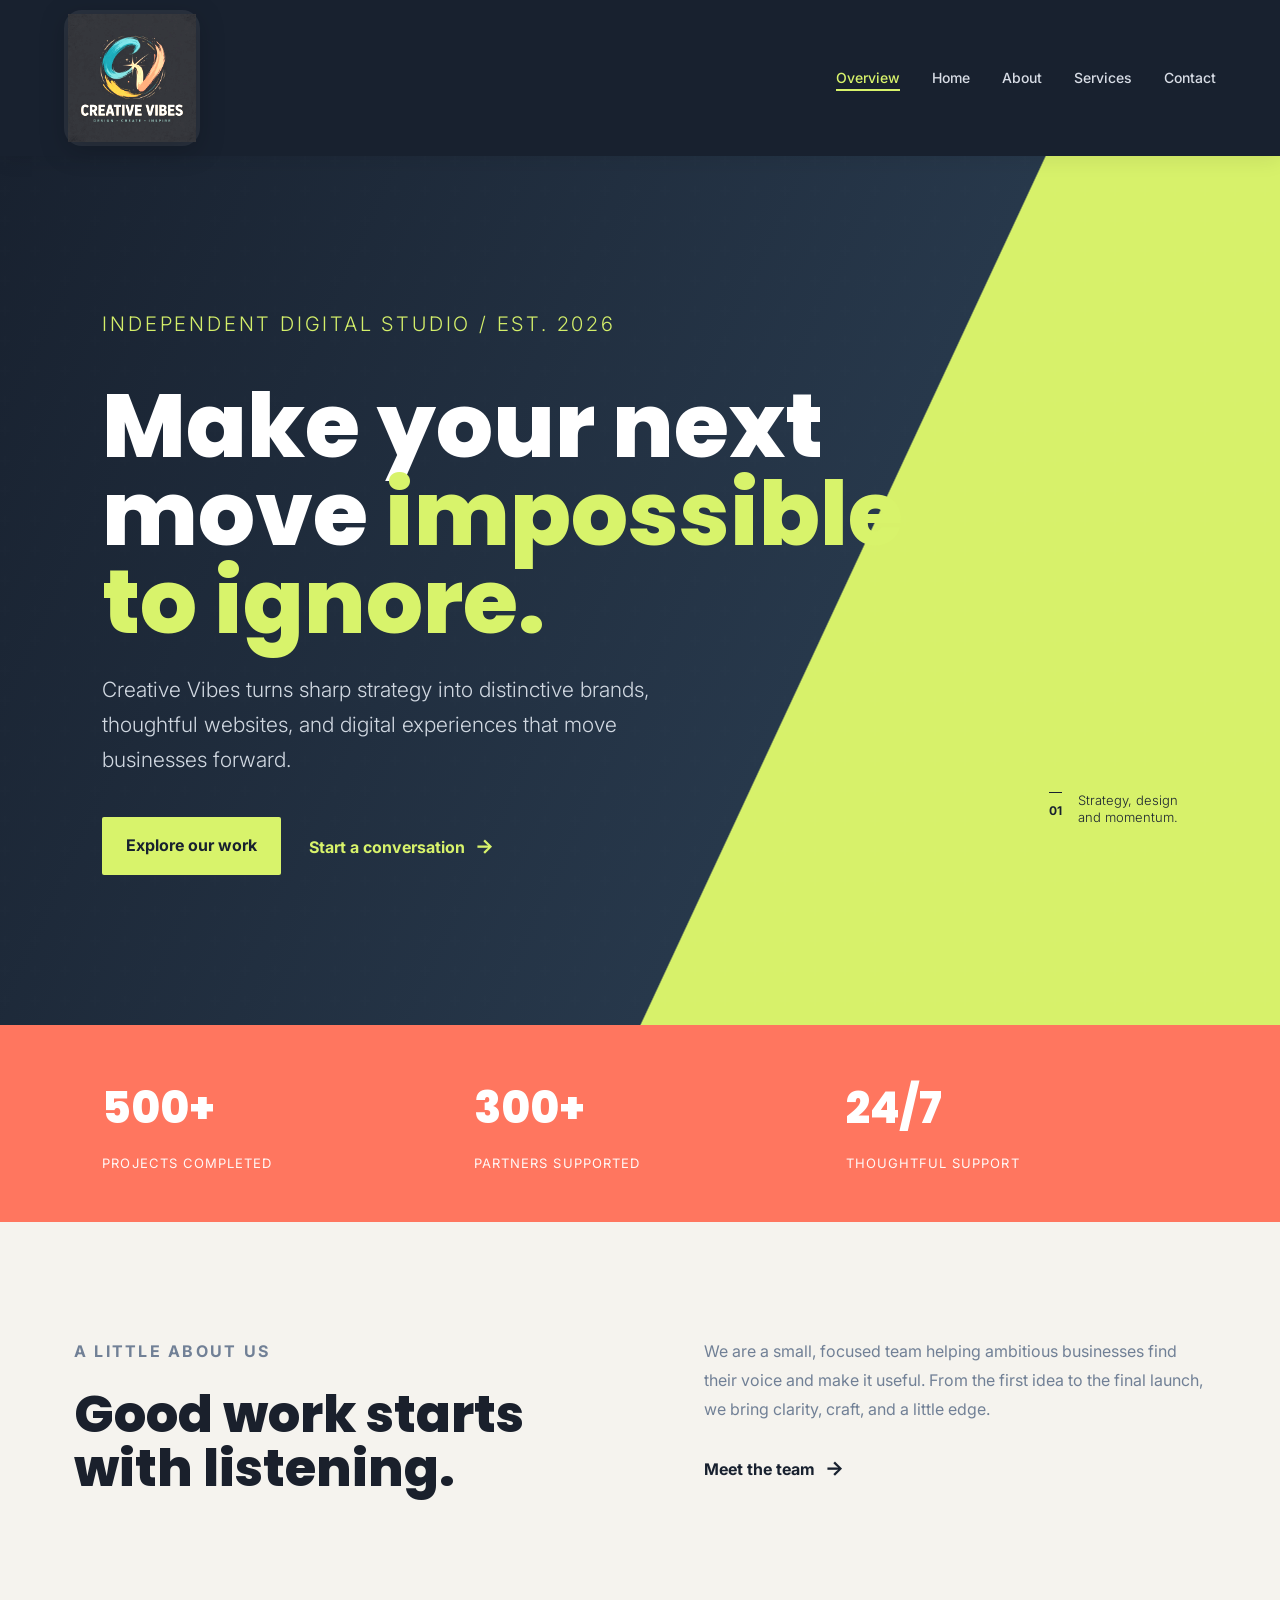
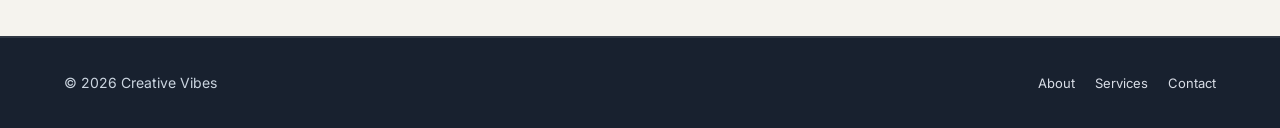
<file: index.html>
<!doctype html>
<html lang="en">
  <head>
    <meta charset="UTF-8" />
    <meta name="viewport" content="width=device-width, initial-scale=1.0" />
    <meta
      name="description"
      content="Creative Vibes creates memorable brands and digital experiences for ambitious businesses."
    />
    <meta name="theme-color" content="#111827" />
    <title>Creative Vibes | Digital experiences with a point of view</title>
    <link rel="stylesheet" href="style.css" />
  </head>
  <body>
    <header>
      <a class="header-brand" href="index.html" aria-label="Creative Vibes home"
        ><img src="IMAGE/logo.png.jpeg" alt="Creative Vibes"
      /></a>
      <nav aria-label="Primary navigation">
        <ul class="nav-links">
          <li><a class="active" href="index.html">Overview</a></li>
          <li><a href="home.html">Home</a></li>
          <li><a href="about.html">About</a></li>
          <li><a href="services.html">Services</a></li>
          <li><a href="contact.html">Contact</a></li>
        </ul>
      </nav>
    </header>
    <main>
      <section class="hero overview-hero">
        <div class="hero-content">
          <p class="eyebrow">Independent digital studio / Est. 2026</p>
          <h1>Make your next move <em>impossible to ignore.</em></h1>
          <p>
            Creative Vibes turns sharp strategy into distinctive brands,
            thoughtful websites, and digital experiences that move businesses
            forward.
          </p>
          <div class="hero-actions">
            <a class="button" href="services.html">Explore our work</a
            ><a class="text-link" href="contact.html"
              >Start a conversation <span aria-hidden="true">&#8594;</span></a
            >
          </div>
        </div>
        <div class="hero-note">
          <span>01</span>
          <p>Strategy, design<br />and momentum.</p>
        </div>
      </section>
      <section class="stats">
        <div>
          <h2>500+</h2>
          <p>Projects completed</p>
        </div>
        <div>
          <h2>300+</h2>
          <p>Partners supported</p>
        </div>
        <div>
          <h2>24/7</h2>
          <p>Thoughtful support</p>
        </div>
      </section>
      <section class="split-section section">
        <div>
          <p class="eyebrow">A little about us</p>
          <h2>Good work starts with listening.</h2>
        </div>
        <div>
          <p>
            We are a small, focused team helping ambitious businesses find their
            voice and make it useful. From the first idea to the final launch,
            we bring clarity, craft, and a little edge.
          </p>
          <a class="text-link dark-link" href="about.html"
            >Meet the team <span aria-hidden="true">&#8594;</span></a
          >
        </div>
      </section>
    </main>
    <footer>
      <p>&copy; 2026 Creative Vibes</p>
      <div>
        <a href="about.html">About</a><a href="services.html">Services</a
        ><a href="contact.html">Contact</a>
      </div>
    </footer>
    <script src="script.js"></script>
  </body>
</html>
</file>
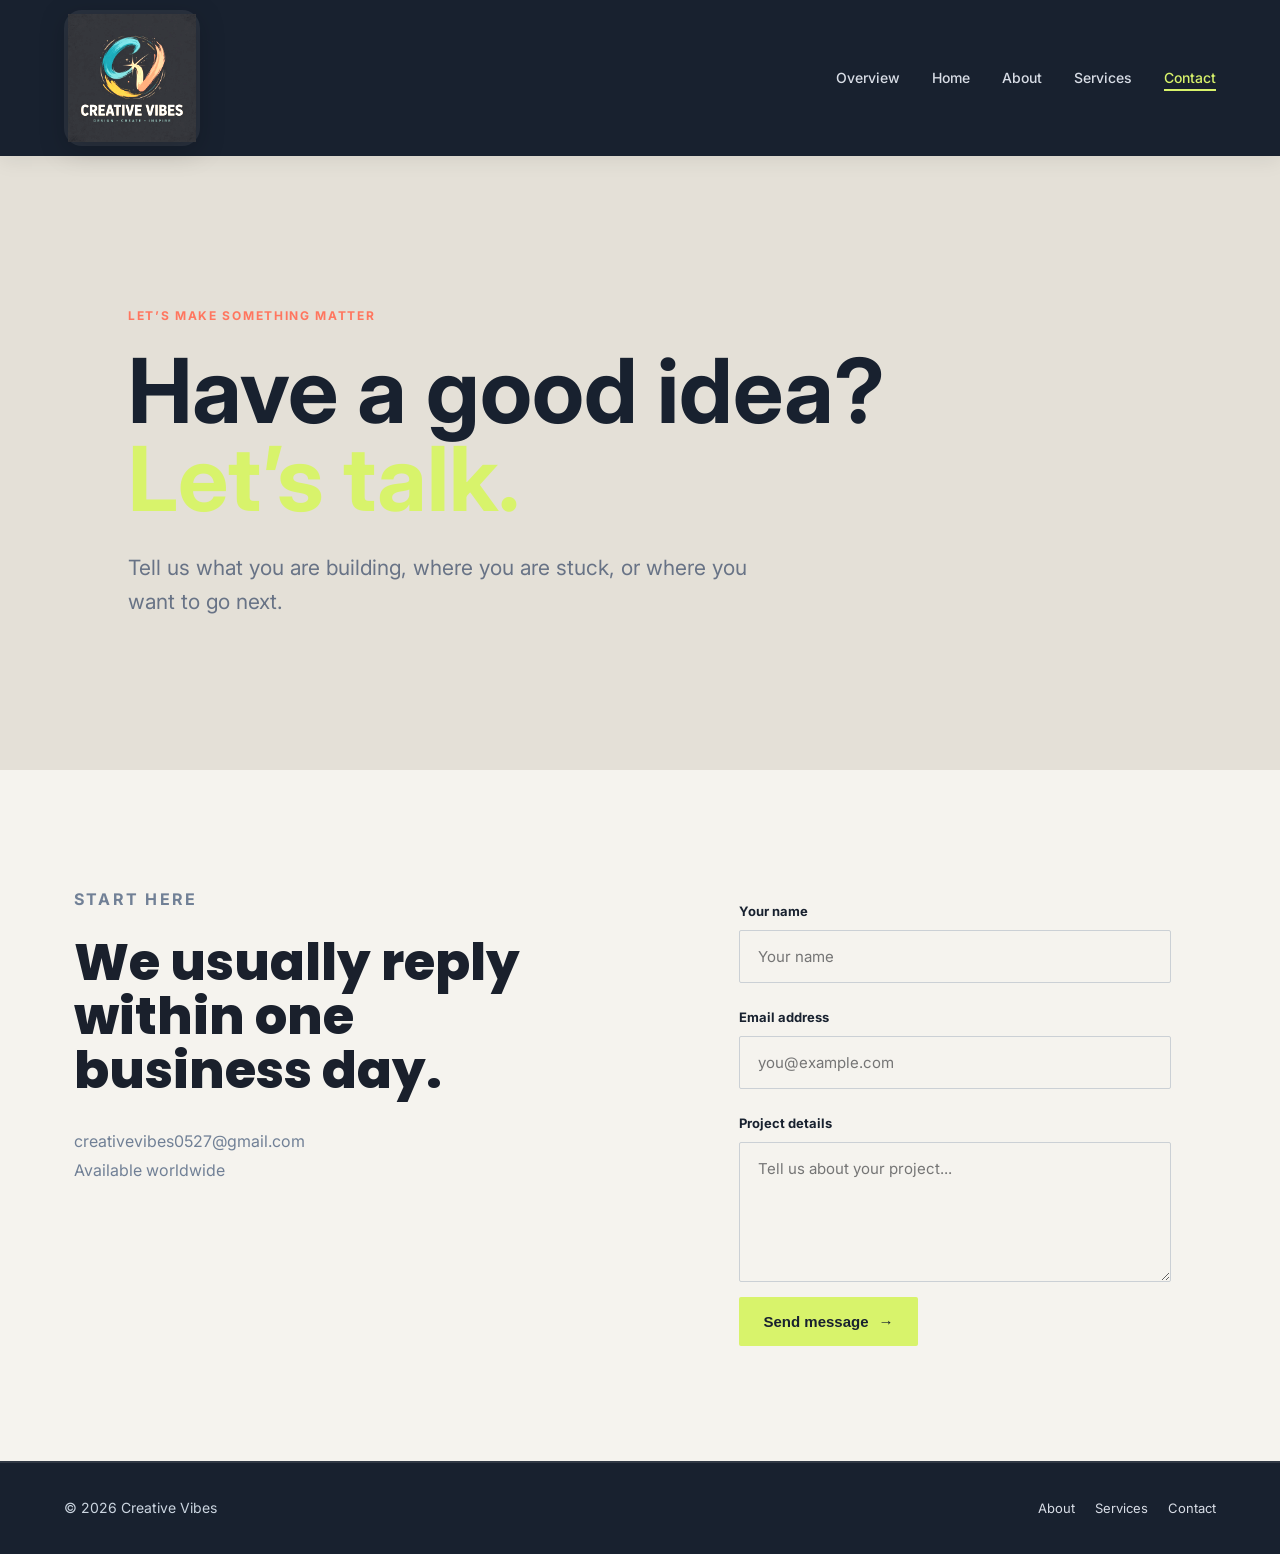
<file: contact.html>
<!doctype html>
<html lang="en">
  <head>
    <meta charset="UTF-8" />
    <meta name="viewport" content="width=device-width, initial-scale=1.0" />
    <meta
      name="description"
      content="Contact Creative Vibes about your next digital project."
    />
    <title>Contact | Creative Vibes</title>
    <link rel="stylesheet" href="style.css" />
  </head>
  <body>
    <header>
      <a
        class="header-brand"
        href="index.html"
        aria-label="Creative Vibes overview"
        ><img src="IMAGE/logo.png.jpeg" alt="Creative Vibes"
      /></a>
      <nav aria-label="Primary navigation">
        <ul class="nav-links">
          <li><a href="index.html">Overview</a></li>
          <li><a href="home.html">Home</a></li>
          <li><a href="about.html">About</a></li>
          <li><a href="services.html">Services</a></li>
          <li><a class="active" href="contact.html">Contact</a></li>
        </ul>
      </nav>
    </header>
    <main>
      <section class="page-hero page-hero-light contact-hero">
        <p class="eyebrow">Let’s make something matter</p>
        <h1>Have a good idea?<br /><em>Let’s talk.</em></h1>
        <p>
          Tell us what you are building, where you are stuck, or where you want
          to go next.
        </p>
      </section>
      <section class="section contact-layout">
        <div>
          <p class="eyebrow">Start here</p>
          <h2>We usually reply within one business day.</h2>
          <p class="contact-detail">
            creativevibes0527@gmail.com<br />Available worldwide
          </p>
        </div>
        <form>
          <label for="name">Your name</label
          ><input
            id="name"
            type="text"
            placeholder="Your name"
            required
          /><label for="email">Email address</label
          ><input
            id="email"
            type="email"
            placeholder="you@example.com"
            required
          /><label for="message">Project details</label
          ><textarea
            id="message"
            placeholder="Tell us about your project..."
          ></textarea
          ><button type="submit">
            Send message <span aria-hidden="true">&#8594;</span>
          </button>
        </form>
      </section>
    </main>
    <footer>
      <p>&copy; 2026 Creative Vibes</p>
      <div>
        <a href="about.html">About</a><a href="services.html">Services</a
        ><a href="contact.html">Contact</a>
      </div>
    </footer>
    <script src="script.js"></script>
  </body>
</html>
</file>
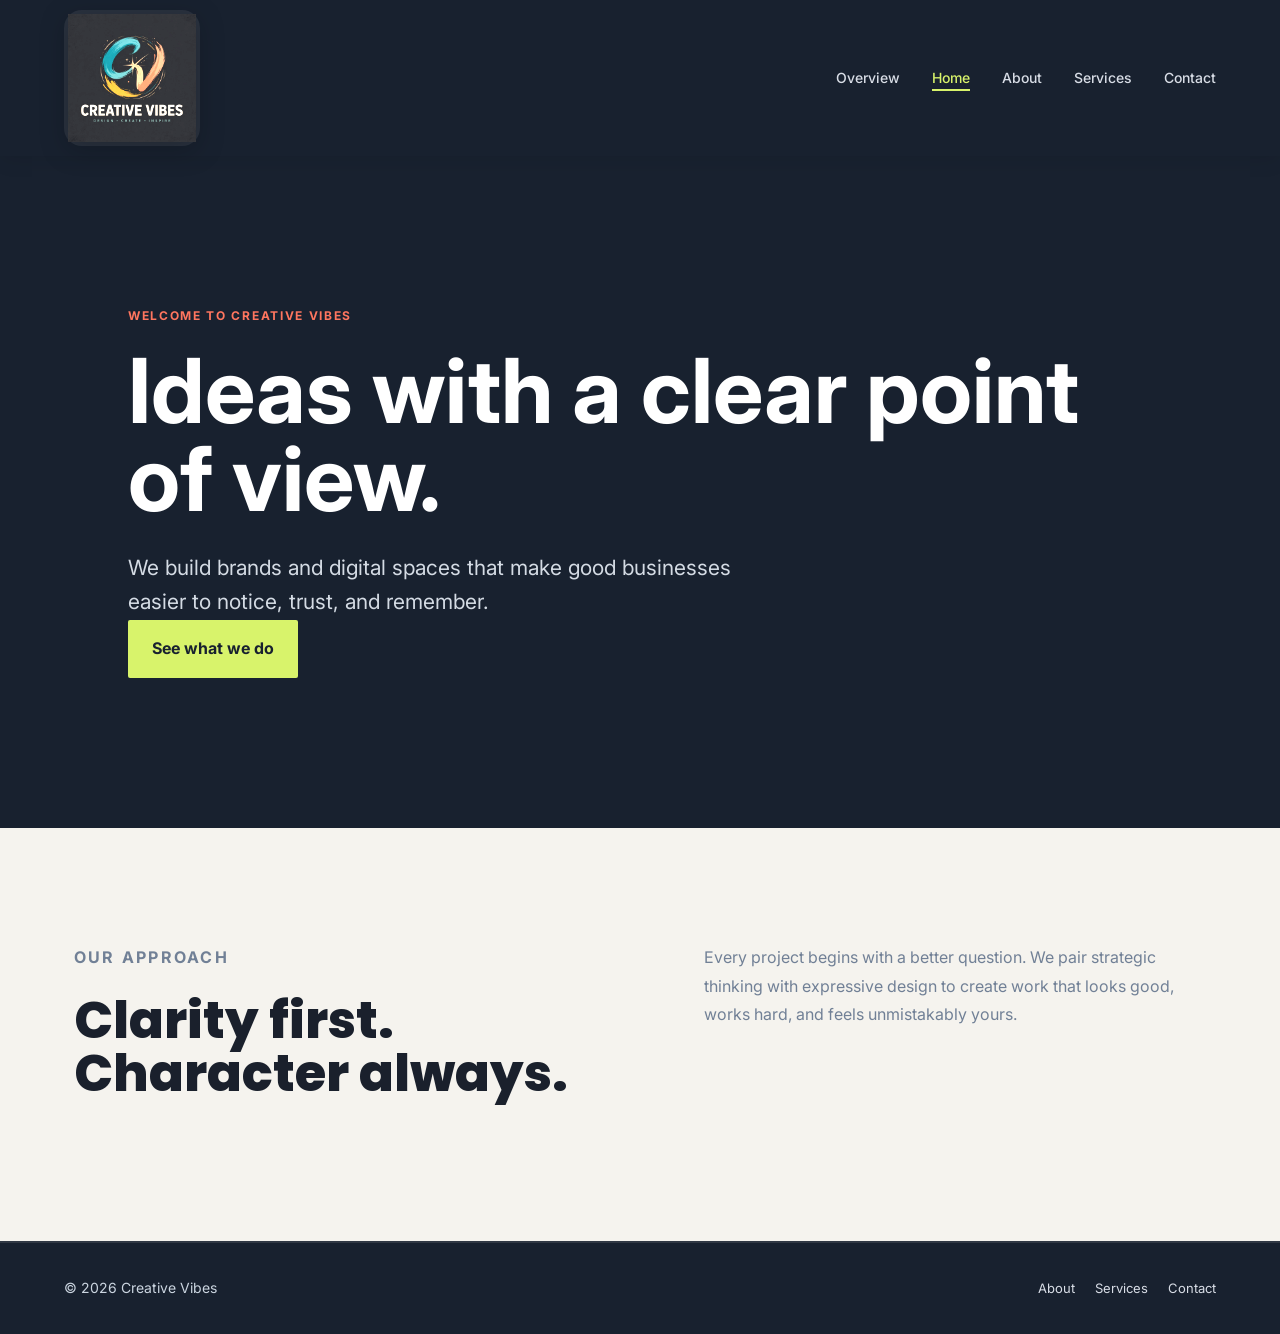
<file: home.html>
<!doctype html>
<html lang="en">
  <head>
    <meta charset="UTF-8" />
    <meta name="viewport" content="width=device-width, initial-scale=1.0" />
    <meta name="description" content="The Creative Vibes home page." />
    <title>Home | Creative Vibes</title>
    <link rel="stylesheet" href="style.css" />
  </head>
  <body>
    <header>
      <a
        class="header-brand"
        href="index.html"
        aria-label="Creative Vibes overview"
        ><img src="IMAGE/logo.png.jpeg" alt="Creative Vibes"
      /></a>
      <nav aria-label="Primary navigation">
        <ul class="nav-links">
          <li><a href="index.html">Overview</a></li>
          <li><a class="active" href="home.html">Home</a></li>
          <li><a href="about.html">About</a></li>
          <li><a href="services.html">Services</a></li>
          <li><a href="contact.html">Contact</a></li>
        </ul>
      </nav>
    </header>
    <main>
      <section class="page-hero">
        <p class="eyebrow">Welcome to Creative Vibes</p>
        <h1>Ideas with a clear point of view.</h1>
        <p>
          We build brands and digital spaces that make good businesses easier to
          notice, trust, and remember.
        </p>
        <a class="button" href="services.html">See what we do</a>
      </section>
      <section class="section intro-grid">
        <div>
          <p class="eyebrow">Our approach</p>
          <h2>Clarity first.<br />Character always.</h2>
        </div>
        <p>
          Every project begins with a better question. We pair strategic
          thinking with expressive design to create work that looks good, works
          hard, and feels unmistakably yours.
        </p>
      </section>
    </main>
    <footer>
      <p>&copy; 2026 Creative Vibes</p>
      <div>
        <a href="about.html">About</a><a href="services.html">Services</a
        ><a href="contact.html">Contact</a>
      </div>
    </footer>
    <script src="script.js"></script>
  </body>
</html>
</file>
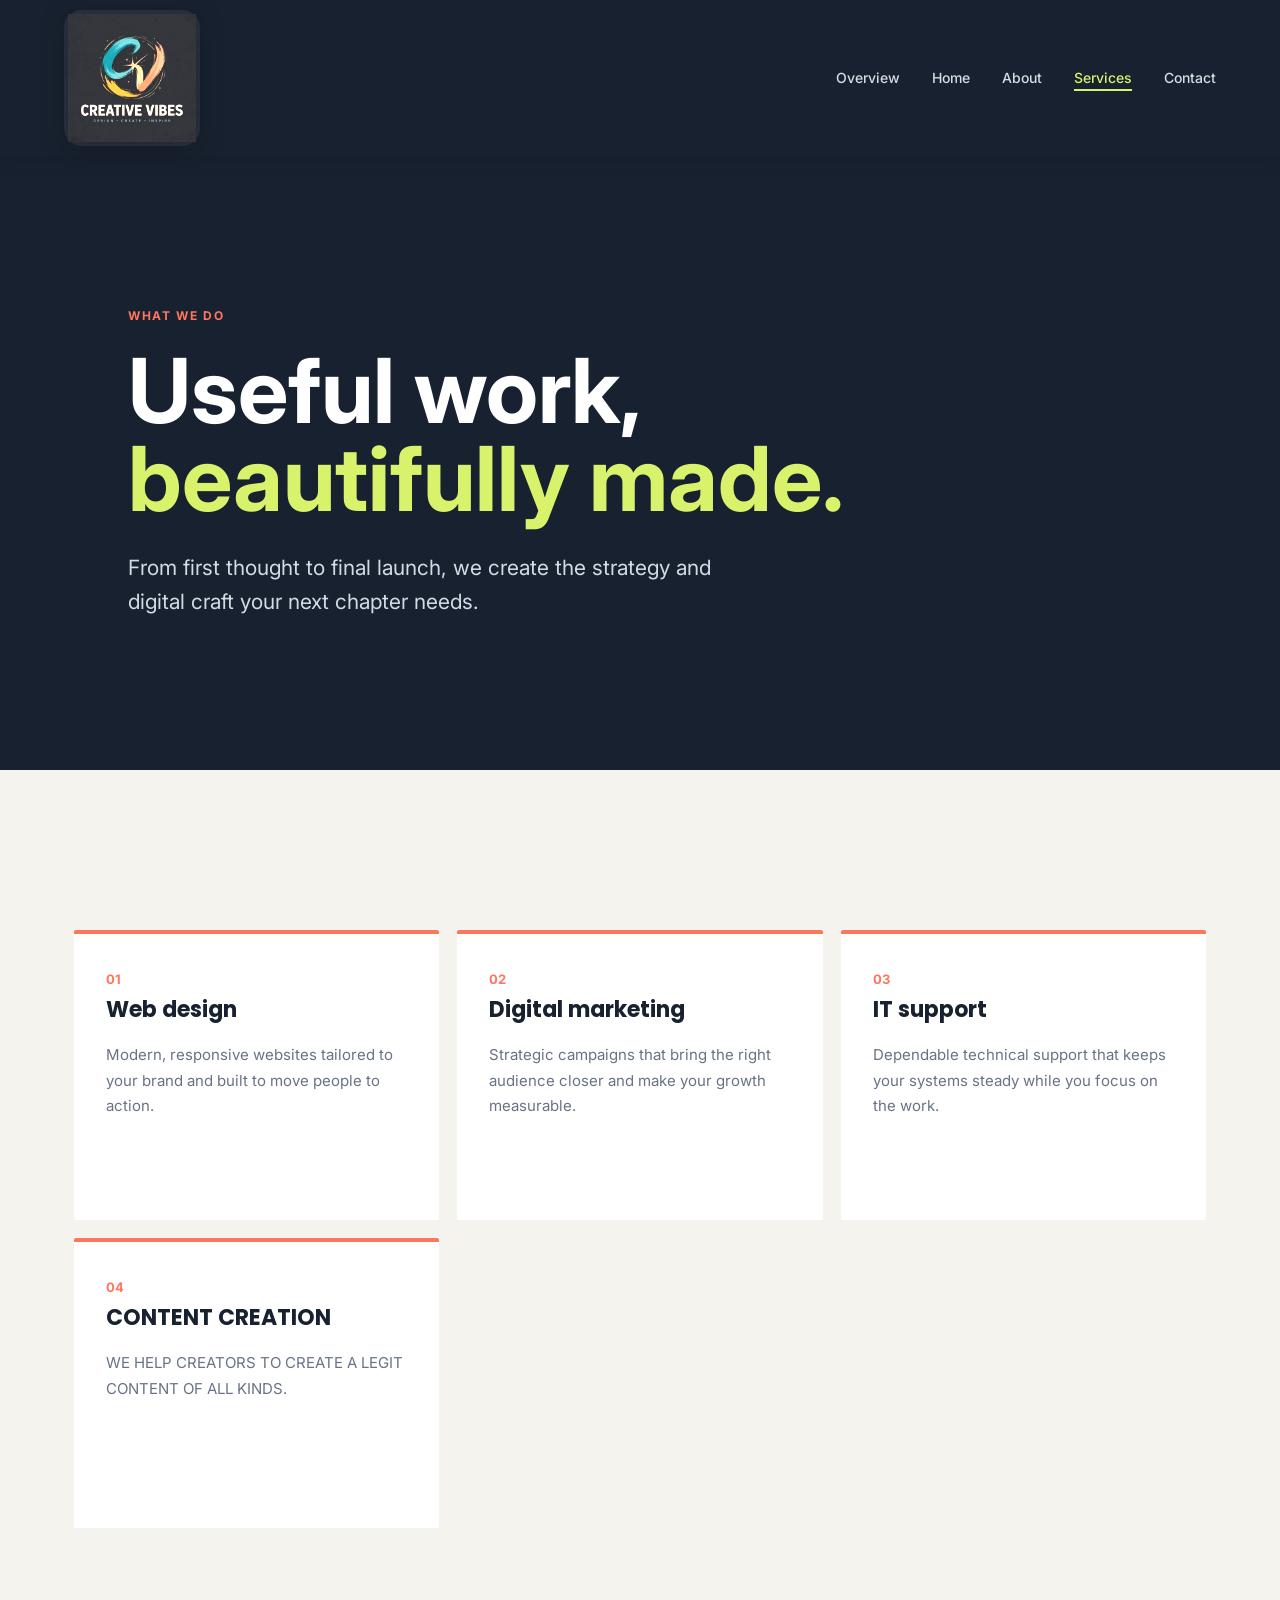
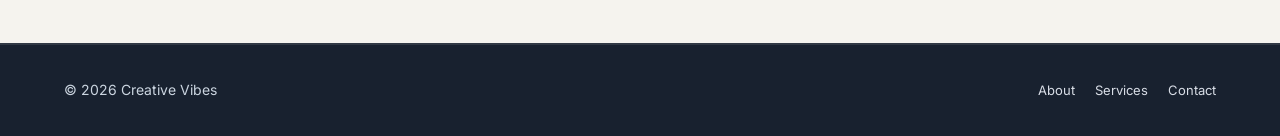
<file: services.html>
<!doctype html>
<html lang="en">
  <head>
    <meta charset="UTF-8" />
    <meta name="viewport" content="width=device-width, initial-scale=1.0" />
    <meta
      name="description"
      content="Creative Vibes services for brands and growing businesses."
    />
    <title>Services | Creative Vibes</title>
    <link rel="stylesheet" href="style.css" />
  </head>
  <body>
    <header>
      <a
        class="header-brand"
        href="index.html"
        aria-label="Creative Vibes overview"
        ><img src="IMAGE/logo.png.jpeg" alt="Creative Vibes"
      /></a>
      <nav aria-label="Primary navigation">
        <ul class="nav-links">
          <li><a href="index.html">Overview</a></li>
          <li><a href="home.html">Home</a></li>
          <li><a href="about.html">About</a></li>
          <li><a class="active" href="services.html">Services</a></li>
          <li><a href="contact.html">Contact</a></li>
        </ul>
      </nav>
    </header>
    <main>
      <section class="page-hero">
        <p class="eyebrow">What we do</p>
        <h1>Useful work,<br /><em>beautifully made.</em></h1>
        <p>
          From first thought to final launch, we create the strategy and digital
          craft your next chapter needs.
        </p>
      </section>
      <section class="section">
        <div class="service-container service-grid">
          <div class="card">
            <span class="card-number">01</span>
            <h3>Web design</h3>
            <p>
              Modern, responsive websites tailored to your brand and built to
              move people to action.
            </p>
          </div>
          <div class="card">
            <span class="card-number">02</span>
            <h3>Digital marketing</h3>
            <p>
              Strategic campaigns that bring the right audience closer and make
              your growth measurable.
            </p>
          </div>
          <div class="card">
            <span class="card-number">03</span>
            <h3>IT support</h3>
            <p>
              Dependable technical support that keeps your systems steady while
              you focus on the work.
            </p>
          </div>
          <div class="card">
            <span class="card-number">04</span>
            <h3>CONTENT CREATION</h3>
            <p>WE HELP CREATORS TO CREATE A LEGIT CONTENT OF ALL KINDS.</p>
          </div>
        </div>
      </section>
    </main>
    <footer>
      <p>&copy; 2026 Creative Vibes</p>
      <div>
        <a href="about.html">About</a><a href="services.html">Services</a
        ><a href="contact.html">Contact</a>
      </div>
    </footer>
    <script src="script.js"></script>
  </body>
</html>
</file>
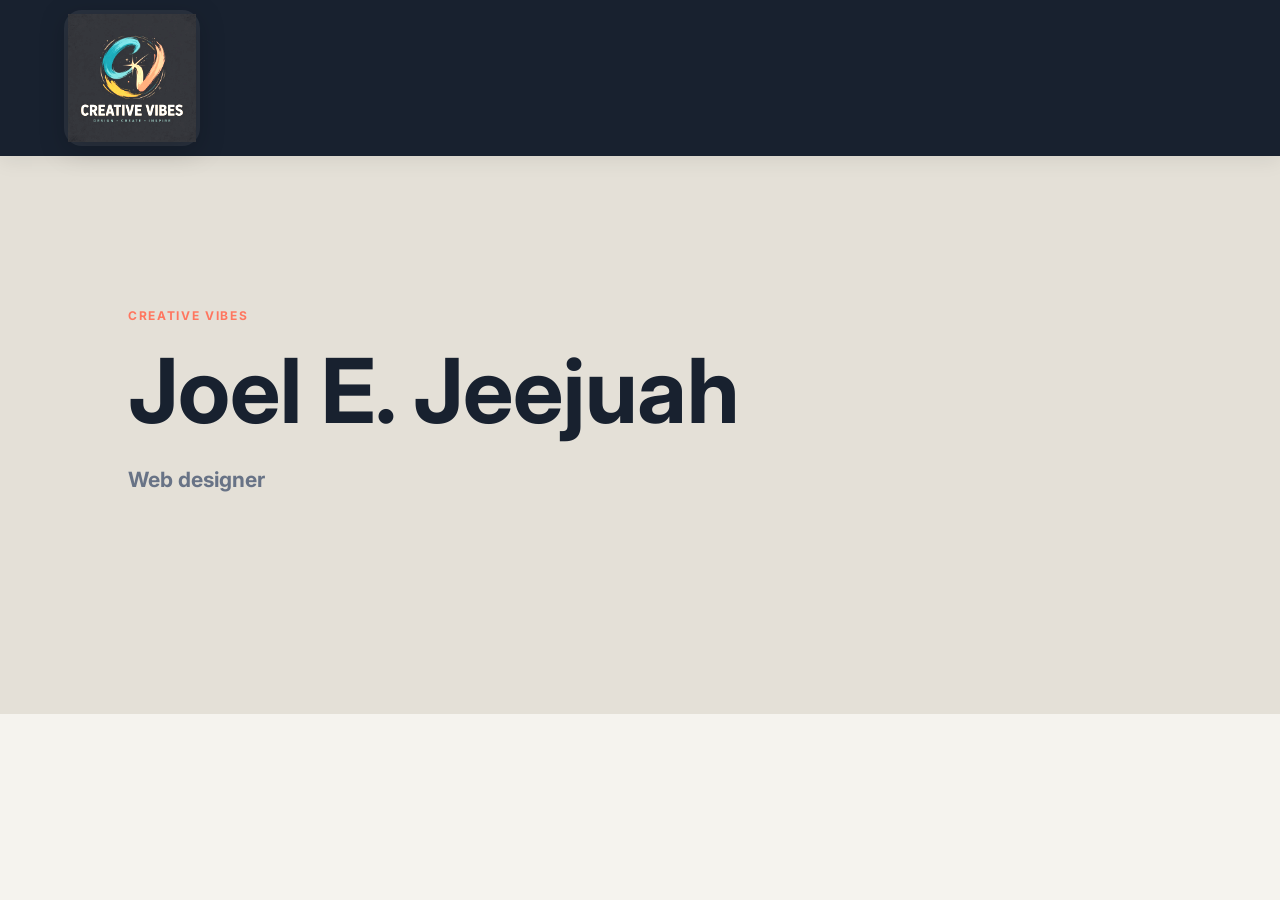
<file: WEB DESIGN.HTML>
<!DOCTYPE html>
<html lang="en">
  <head>
    <meta charset="UTF-8" />
    <meta name="viewport" content="width=device-width, initial-scale=1.0" />
    <title>Web Design | Creative Vibes</title>
    <link rel="stylesheet" href="style.css" />
  </head>
  <body>
    <header>
      <a
        class="header-brand"
        href="index.html"
        aria-label="Creative Vibes home"
      >
        <img src="IMAGE/logo.png.jpeg" alt="Creative Vibes" />
      </a>
    </header>
    <main class="page-hero page-hero-light">
      <p class="eyebrow">Creative Vibes</p>
      <h1><strong>Joel E. Jeejuah</strong></h1>
      <p><b>Web designer</b></p>
    </main>
  </body>
</html>
</file>
<file: style.css>
/* ===== MODERN CREATIVE VIBES DESIGN ===== */

/* Fonts and Base Styles */
@import url('https://fonts.googleapis.com/css2?family=Poppins:wght@300;400;600;700;800&family=Inter:wght@400;500;600&display=swap');

html {
    scroll-behavior: smooth;
}

* {
    margin: 0;
    padding: 0;
    box-sizing: border-box;
}

body {
    font-family: 'Inter', sans-serif;
    line-height: 1.6;
    background: #f8f9fa;
    color: #2c3e50;
}

/* ===== HEADER & NAVIGATION ===== */
header {
    background: linear-gradient(135deg, #1a202c 0%, #2d3748 100%);
    padding: 18px 50px;
    position: sticky;
    top: 0;
    z-index: 1000;
    box-shadow: 0 4px 20px rgba(0, 0, 0, 0.08);
    display: flex;
    justify-content: space-between;
    align-items: center;
}

.header-brand {
    display: inline-flex;
    align-items: center;
    justify-content: center;
    background: rgba(255, 255, 255, 0.08);
    padding: 14px 22px;
    border-radius: 18px;
    transition: transform 0.3s ease, background 0.3s ease;
    min-width: 220px;
}

.header-brand:hover {
    transform: translateY(5px);
    background: rgba(255, 255, 255, 0.12);
}

.header-brand img {
    display: block;
    height: 300px;
    width: 460px;
    object-fit: contain;
    filter: brightness(1.3) drop-shadow(0 6px 14px rgba(0, 0, 0, 0.22));
}

nav {
    display: flex;
    align-items: center;
    gap: 40px;
}

nav h2 {
    font-size: 14px;
    font-weight: 600;
    letter-spacing: 0.05em;
    color: #fff;
    text-transform: uppercase;
    display: none;
}

.nav-links {
    list-style: none;
    display: flex;
    align-items: center;
    gap: 30px;
}

.nav-links li {
    margin: 0;
}

.nav-links a {
    color: #e2e8f0;
    text-decoration: none;
    font-weight: 500;
    font-size: 14px;
    transition: all 0.3s ease;
    position: relative;
}

.nav-links a::after {
    content: '';
    position: absolute;
    bottom: -5px;
    left: 0;
    width: 0;
    height: 2px;
    background: #6C63FF;
    transition: width 0.3s ease;
}

.nav-links a:hover {
    color: #6C63FF;
}

.nav-links a:hover::after {
    width: 100%;
}

/* ===== STATS SECTION ===== */
.stats {
    background: linear-gradient(135deg, #667eea 0%, #764ba2 100%);
    color: white;
    display: flex;
    justify-content: space-around;
    padding: 80px 20px;
    text-align: center;
    gap: 40px;
    flex-wrap: wrap;
}

.stats div {
    flex: 1;
    min-width: 150px;
    animation: fadeInUp 0.8s ease-out forwards;
    opacity: 0;
}

.stats div:nth-child(1) { animation-delay: 0.1s; }
.stats div:nth-child(2) { animation-delay: 0.2s; }
.stats div:nth-child(3) { animation-delay: 0.3s; }

.stats h2 {
    font-size: 48px;
    font-weight: 800;
    margin-bottom: 10px;
    font-family: 'Poppins', sans-serif;
}

.stats p {
    font-size: 16px;
    opacity: 0.95;
    letter-spacing: 0.5px;
}

/* ===== TEAM SECTION ===== */
.team {
    padding: 100px 20px;
    text-align: center;
    background: white;
}

.team h2 {
    font-size: 48px;
    font-weight: 800;
    margin-bottom: 20px;
    color: #1a202c;
    font-family: 'Poppins', sans-serif;
}

.team-container {
    display: flex;
    justify-content: center;
    gap: 40px;
    flex-wrap: wrap;
    margin-top: 50px;
}

.member {
    width: 280px;
    animation: fadeInUp 0.8s ease-out;
}

.member img {
    width: 180px;
    height: 180px;
    border-radius: 50%;
    border: 4px solid #6C63FF;
    object-fit: cover;
    transition: transform 0.4s ease, box-shadow 0.4s ease;
    box-shadow: 0 10px 30px rgba(108, 99, 255, 0.2);
}

.member img:hover {
    transform: scale(1.08);
    box-shadow: 0 20px 40px rgba(108, 99, 255, 0.35);
}

.member h3 {
    font-size: 20px;
    font-weight: 700;
    margin-top: 20px;
    color: #1a202c;
    font-family: 'Poppins', sans-serif;
}

.member p {
    color: #718096;
    font-size: 14px;
    margin-top: 5px;
    font-weight: 500;
}

/* ===== HERO SECTION ===== */
.hero {
    height: 100vh;
    background: linear-gradient(135deg, #667eea 0%, #764ba2 50%, #f093fb 100%);
    display: flex;
    justify-content: center;
    align-items: center;
    text-align: center;
    color: white;
    padding: 20px;
    position: relative;
    overflow: hidden;
}

.hero::before {
    content: '';
    position: absolute;
    top: 0;
    left: 0;
    right: 0;
    bottom: 0;
    background: url('data:image/svg+xml,<svg width="60" height="60" viewBox="0 0 60 60" xmlns="http://www.w3.org/2000/svg"><g fill="none" fill-rule="evenodd"><g fill="%23ffffff" fill-opacity="0.05"><path d="M36 34v-4h-2v4h-4v2h4v4h2v-4h4v-2h-4zm0-30V0h-2v4h-4v2h4v4h2V6h4V4h-4zM6 34v-4H4v4H0v2h4v4h2v-4h4v-2H6zM6 4V0H4v4H0v2h4v4h2V6h4V4H6z"/></g></g></svg>');
    opacity: 0.1;
}

.hero-content {
    max-width: 800px;
    z-index: 1;
    animation: fadeInUp 1s ease-out;
}

.hero h1 {
    font-size: 72px;
    font-weight: 800;
    margin-bottom: 25px;
    font-family: 'Poppins', sans-serif;
    letter-spacing: -1px;
    line-height: 1.2;
}

.hero p {
    font-size: 20px;
    margin-bottom: 40px;
    line-height: 1.8;
    opacity: 0.98;
    font-weight: 300;
}

.hero button {
    padding: 18px 45px;
    border: none;
    border-radius: 50px;
    font-size: 16px;
    font-weight: 600;
    cursor: pointer;
    transition: all 0.4s ease;
    background: white;
    color: #667eea;
    box-shadow: 0 15px 35px rgba(0, 0, 0, 0.2);
    text-transform: uppercase;
    letter-spacing: 1px;
}

.hero button:hover {
    transform: translateY(-3px);
    box-shadow: 0 20px 45px rgba(0, 0, 0, 0.3);
    background: #f0f0f0;
}

/* ===== SECTIONS ===== */
.section {
    padding: 90px 24px;
    text-align: center;
    max-width: 1200px;
    margin: 0 auto;
}

.section h2 {
    font-size: 48px;
    font-weight: 800;
    margin-bottom: 25px;
    color: #1a202c;
    font-family: 'Poppins', sans-serif;
}

.section p {
    color: #718096;
    font-size: 16px;
    line-height: 1.8;
}

/* ===== SERVICES SECTION ===== */
.service-container {
    display: flex;
    justify-content: center;
    gap: 30px;
    margin-top: 50px;
    flex-wrap: wrap;
}

.card {
    background: white;
    width: 300px;
    padding: 40px 30px;
    border-radius: 20px;
    box-shadow: 0 10px 30px rgba(0, 0, 0, 0.08);
    transition: all 0.5s cubic-bezier(0.34, 1.56, 0.64, 1);
    border-top: 4px solid #6C63FF;
    position: relative;
}

.card::before {
    content: '';
    position: absolute;
    top: 0;
    left: 0;
    right: 0;
    height: 4px;
    background: linear-gradient(90deg, #667eea, #764ba2);
    border-radius: 20px 20px 0 0;
    opacity: 0;
    transition: opacity 0.4s ease;
}

.card:hover {
    transform: translateY(-15px) scale(1.02);
    box-shadow: 0 30px 60px rgba(102, 126, 234, 0.15);
}

.card h3 {
    color: #667eea;
    margin-bottom: 15px;
    font-size: 22px;
    font-weight: 700;
    font-family: 'Poppins', sans-serif;
}

.card p {
    color: #718096;
    font-size: 15px;
    line-height: 1.7;
}

.card p + p {
    margin-top: 10px;
}

/* ===== WHY US SECTION ===== */
.why-us {
    padding: 100px 20px;
    text-align: center;
    background: linear-gradient(135deg, #f5f7fa 0%, #e9ecef 100%);
}

.why-us h2 {
    font-size: 48px;
    font-weight: 800;
    margin-bottom: 25px;
    color: #1a202c;
    font-family: 'Poppins', sans-serif;
}

.features {
    display: flex;
    justify-content: center;
    gap: 30px;
    flex-wrap: wrap;
    margin-top: 50px;
}

.feature {
    width: 320px;
    padding: 40px;
    background: white;
    border-radius: 20px;
    box-shadow: 0 10px 30px rgba(0, 0, 0, 0.08);
    transition: all 0.5s ease;
    border: 2px solid transparent;
}

.feature:hover {
    transform: translateY(-12px);
    box-shadow: 0 25px 50px rgba(102, 126, 234, 0.2);
    border-color: #667eea;
}

.feature h3 {
    font-size: 24px;
    margin-bottom: 15px;
    color: #1a202c;
    font-family: 'Poppins', sans-serif;
    font-weight: 700;
}

.feature p {
    color: #718096;
    line-height: 1.8;
    font-size: 15px;
}

/* ===== CONTACT SECTION ===== */
#contact {
    background: white;
}

form {
    max-width: 520px;
    margin: auto;
}

input,
textarea {
    width: 100%;
    padding: 16px 18px;
    margin: 14px 0;
    border: 2px solid #e2e8f0;
    border-radius: 12px;
    font-size: 15px;
    font-family: 'Inter', sans-serif;
    transition: all 0.3s ease;
    background: #f8f9fa;
}

input:focus,
textarea:focus {
    outline: none;
    border-color: #667eea;
    background: white;
    box-shadow: 0 0 0 3px rgba(102, 126, 234, 0.1);
}

textarea {
    resize: vertical;
    min-height: 140px;
}

button {
    background: linear-gradient(135deg, #667eea 0%, #764ba2 100%);
    color: white;
    font-weight: 600;
    border: none;
    border-radius: 50px;
    padding: 16px 45px;
    cursor: pointer;
    transition: all 0.4s ease;
    font-size: 15px;
    text-transform: uppercase;
    letter-spacing: 1px;
    width: 100%;
    margin-top: 10px;
    box-shadow: 0 10px 25px rgba(102, 126, 234, 0.3);
}

button:hover {
    transform: translateY(-2px);
    box-shadow: 0 15px 40px rgba(102, 126, 234, 0.4);
}

button:active {
    transform: translateY(0);
}

/* ===== FOOTER ===== */
footer {
    background: linear-gradient(135deg, #1a202c 0%, #2d3748 100%);
    color: white;
    text-align: center;
    padding: 50px 20px;
    border-top: 2px solid rgba(255, 255, 255, 0.1);
}

footer p {
    color: #cbd5e0;
    font-size: 14px;
}

/* ===== ANIMATIONS ===== */
@keyframes fadeInUp {
    from {
        opacity: 0;
        transform: translateY(30px);
    }
    to {
        opacity: 1;
        transform: translateY(0);
    }
}

/* ===== RESPONSIVE DESIGN ===== */
@media (max-width: 1024px) {
    header {
        padding: 15px 30px;
    }

    .hero h1 {
        font-size: 56px;
    }

    .section h2,
    .why-us h2,
    .team h2 {
        font-size: 40px;
    }
}

@media (max-width: 768px) {
    header {
        padding: 12px 16px;
        flex-direction: column;
        gap: 20px;
    }

    nav {
        gap: 20px;
    }

    nav h2 {
        display: block;
    }

    .nav-links {
        gap: 15px;
        flex-wrap: wrap;
        justify-content: center;
    }

    .nav-links a {
        font-size: 13px;
    }

    .hero h1 {
        font-size: 44px;
    }

    .hero p {
        font-size: 18px;
    }

    .stats {
        flex-direction: column;
        padding: 60px 20px;
        gap: 20px;
    }

    .stats h2 {
        font-size: 36px;
    }

    .section,
    .why-us {
        padding: 60px 16px;
    }

    .section h2,
    .why-us h2,
    .team h2 {
        font-size: 32px;
    }

    .service-container,
    .features {
        gap: 20px;
    }

    .card,
    .feature {
        width: 100%;
        max-width: 350px;
    }

    .team-container {
        gap: 30px;
    }

    .member {
        width: 100%;
    }

    form {
        padding: 0 16px;
    }

    input,
    textarea {
        padding: 14px 12px;
        font-size: 14px;
    }

    button {
        padding: 14px 30px;
        font-size: 13px;
    }
}

@media (max-width: 480px) {
    header {
        padding: 10px 12px;
    }

    .hero {
        height: 80vh;
    }

    .hero h1 {
        font-size: 32px;
        margin-bottom: 15px;
    }

    .hero p {
        font-size: 16px;
        margin-bottom: 25px;
    }

    .hero button {
        padding: 14px 30px;
        font-size: 14px;
    }

    .section,
    .why-us {
        padding: 50px 12px;
    }

    .section h2,
    .why-us h2,
    .team h2 {
        font-size: 28px;
    }

    .stats h2 {
        font-size: 32px;
    }

    .card,
    .feature {
        width: 100%;
        padding: 25px 20px;
    }

    .team-container {
        flex-direction: column;
        align-items: center;
    }
}

/* ===== MULTI-PAGE LAYOUT ===== */
:root {
    --ink: #18212f;
    --muted: #687386;
    --paper: #f5f3ee;
    --lime: #d8f36b;
    --coral: #ff765f;
}

body { background: var(--paper); color: var(--ink); }
header { background: var(--ink); padding: 10px clamp(20px, 5vw, 72px); position: relative; }
.header-brand {
    min-width: 0;
    padding: 4px;
    text-decoration: none;
}
.header-brand img {
    width: clamp(96px, 10vw, 140px);
    height: clamp(96px, 10vw, 140px);
    object-fit: contain;
}
.nav-links { gap: clamp(14px, 2.5vw, 34px); }
.nav-links a { color: #d8dde6; }
.nav-links a:hover, .nav-links a.active { color: var(--lime); }
.nav-links a.active::after { width: 100%; background: var(--lime); }
.hero { min-height: 76vh; height: auto; justify-content: flex-start; align-items: flex-end; text-align: left; padding: clamp(70px, 12vw, 150px) clamp(24px, 8vw, 120px); background: var(--ink); }
.overview-hero { background: linear-gradient(115deg, #18212f 0%, #27384b 62%, #d7f16a 62.1%, #d7f16a 100%); }
.hero-content { max-width: 820px; }
.eyebrow { color: var(--coral); font-size: 12px; font-weight: 700; letter-spacing: .14em; text-transform: uppercase; margin-bottom: 22px; }
.hero .eyebrow { color: var(--lime); }
.hero h1, .page-hero h1 { font-size: clamp(45px, 7vw, 94px); line-height: .98; letter-spacing: 0; margin-bottom: 28px; }
.hero h1 em, .page-hero h1 em { color: var(--lime); font-style: normal; }
.hero p:not(.eyebrow), .page-hero p:not(.eyebrow) { max-width: 620px; font-size: clamp(17px, 2vw, 21px); line-height: 1.65; color: #d4dbe4; }
.hero-actions { display: flex; align-items: center; gap: 28px; flex-wrap: wrap; margin-top: 38px; }
.button, button { display: inline-flex; align-items: center; justify-content: center; gap: 10px; width: auto; margin: 0; border-radius: 2px; padding: 16px 24px; background: var(--lime); color: var(--ink); text-decoration: none; font-weight: 700; text-transform: none; letter-spacing: 0; box-shadow: none; }
.button:hover, button:hover { transform: translateY(-3px); background: #efffae; box-shadow: none; }
.text-link { color: var(--lime); text-decoration: none; font-weight: 700; }
.text-link span { font-size: 20px; margin-left: 6px; }
.hero-note { color: var(--ink); margin-left: auto; margin-bottom: 8px; display: flex; gap: 16px; align-items: flex-start; font-weight: 700; }
.hero-note span { font-size: 12px; border-top: 1px solid var(--ink); padding-top: 8px; }
.hero-note p { color: var(--ink) !important; font-size: 13px !important; line-height: 1.35 !important; }
.stats { background: var(--coral); padding: 48px clamp(20px, 8vw, 120px); justify-content: space-between; text-align: left; }
.stats div { animation: none; opacity: 1; }
.stats h2 { font-size: 44px; }
.stats p { font-size: 13px; text-transform: uppercase; letter-spacing: .08em; }
.section { max-width: 1180px; padding: clamp(65px, 9vw, 120px) 24px; text-align: left; }
.split-section, .intro-grid, .contact-layout { display: grid; grid-template-columns: minmax(0, 1fr) minmax(0, 1fr); gap: clamp(40px, 10vw, 150px); align-items: start; }
.section h2 { font-size: clamp(32px, 4vw, 58px); line-height: 1.05; }
.dark-link { display: inline-block; color: var(--ink); margin-top: 28px; }
.page-hero { min-height: 62vh; padding: clamp(75px, 12vw, 150px) clamp(24px, 10vw, 150px); background: var(--ink); color: white; }
.page-hero-light { background: #e4e0d7; color: var(--ink); }
.page-hero-light p:not(.eyebrow) { color: var(--muted); }
.section-heading { max-width: 650px; margin-bottom: 30px; }
.team-container, .service-container { justify-content: flex-start; margin-top: 45px; }
.member { width: 30%; min-width: 220px; }
.member img { border-color: var(--coral); box-shadow: none; }
.member h3, .card h3 { color: var(--ink); }
.service-grid { display: grid; grid-template-columns: repeat(3, 1fr); gap: 18px; }
.card { width: auto; min-height: 290px; border-radius: 2px; border-top: 4px solid var(--coral); box-shadow: none; padding: 32px; }
.card-number { color: var(--coral); font-weight: 700; font-size: 13px; }
.card p { color: var(--muted); }
.contact-detail { margin-top: 30px; color: var(--muted); line-height: 2; }
form { max-width: none; }
label { display: block; color: var(--ink); font-size: 13px; font-weight: 700; margin-top: 16px; }
input, textarea { border-radius: 2px; border: 1px solid #cbd0d5; background: transparent; margin: 8px 0; }
footer { display: flex; justify-content: space-between; align-items: center; gap: 20px; padding: 34px clamp(20px, 5vw, 72px); text-align: left; background: var(--ink); }
footer div { display: flex; gap: 20px; }
footer a { color: #d8dde6; text-decoration: none; font-size: 13px; }

@media (max-width: 700px) {
    header { flex-direction: column; gap: 18px; align-items: flex-start; }
    .header-brand img { width: 108px; height: 108px; }
    .nav-links { flex-wrap: wrap; gap: 12px 18px; }
    .overview-hero { background: var(--ink); }
    .hero-note { display: none; }
    .split-section, .intro-grid, .contact-layout, .service-grid { grid-template-columns: 1fr; gap: 28px; }
    .stats { gap: 24px; }
    .member { width: 100%; }
    footer { flex-direction: column; align-items: flex-start; }
}
</file>
